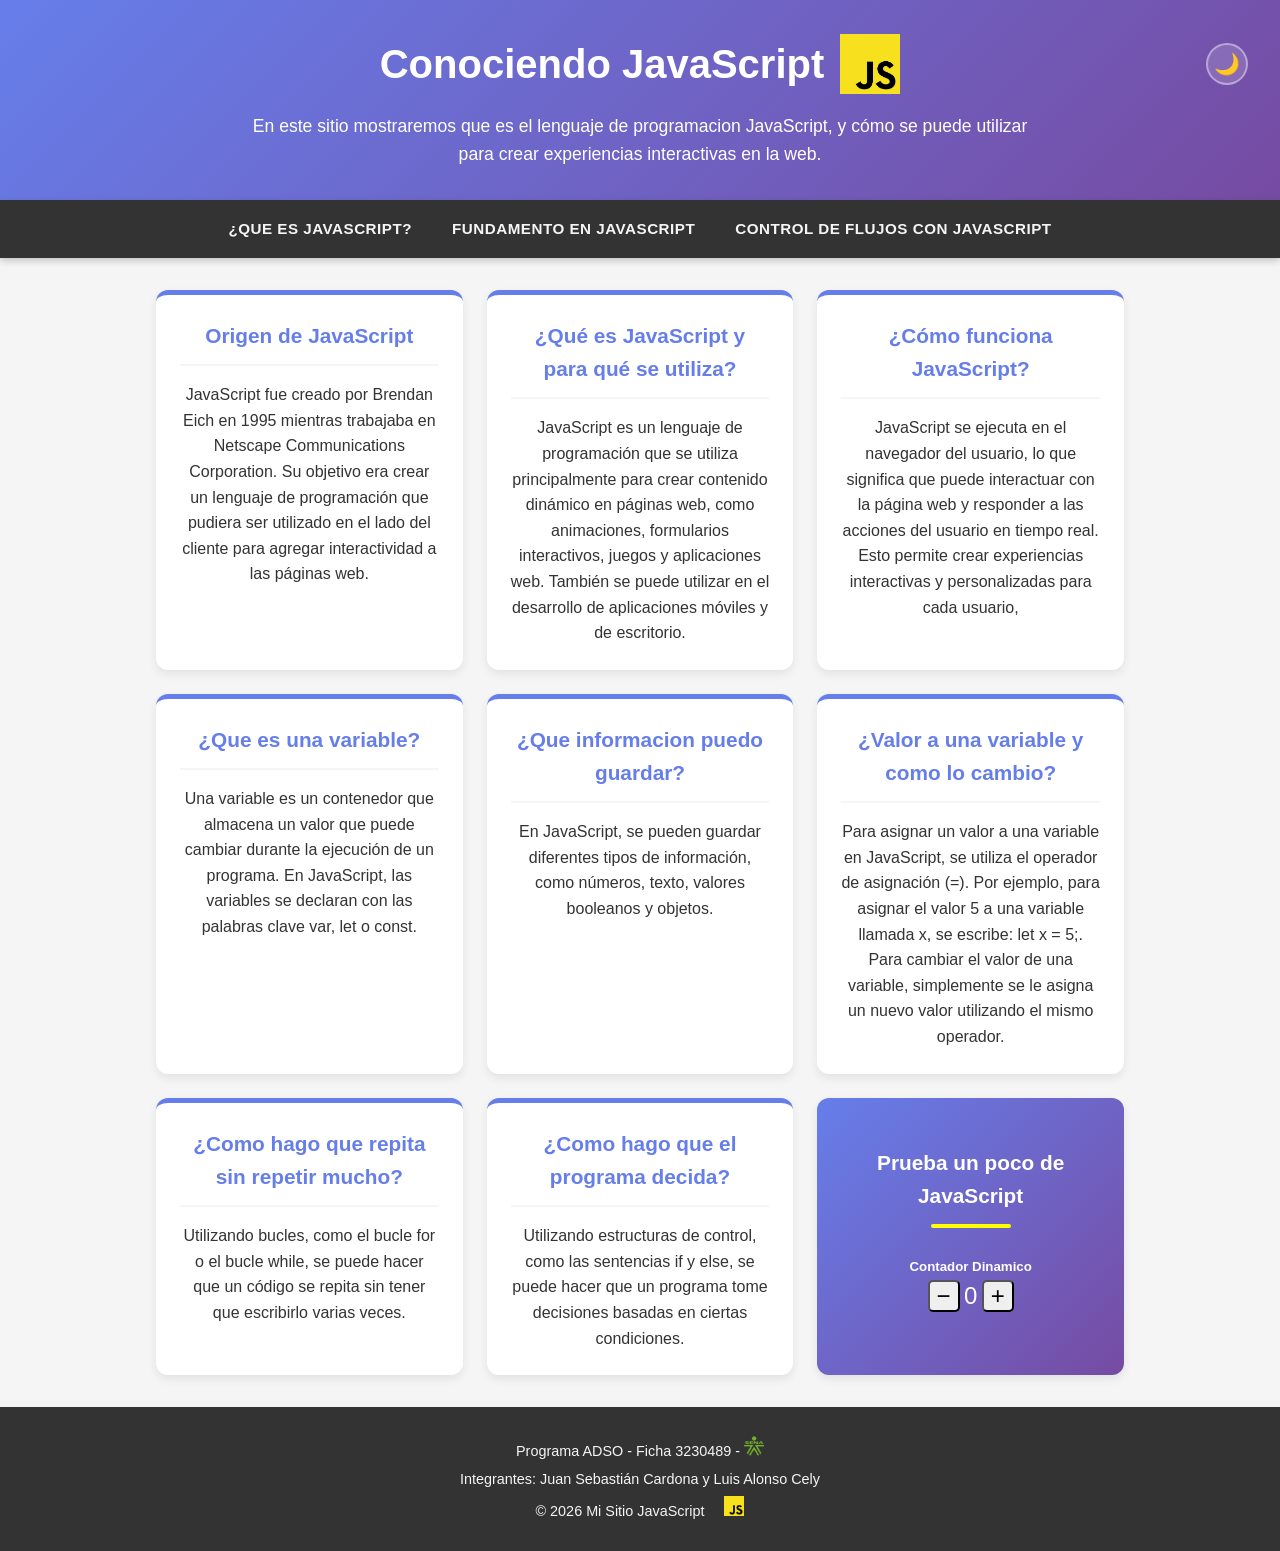
<file: index.html>
<!DOCTYPE html>
<html lang="en">
<head>
    <meta charset="UTF-8">
    <meta name="viewport" content="width=device-width, initial-scale=1.0">
    <link rel="stylesheet" href="css/estilos.css">
    <title>Mi Sitio JavaScript</title>
</head>
<body>
    
    <div class="header-sticky">
        <header class="header">
            <div class="header__brand">
                <h1 class="header__title">Conociendo JavaScript</h1>
                <img src="img/javascript-1.webp" alt="Logo JavaScript" class="header__logo">
                <button id="botonModo" class="modo-btn" aria-label="Cambiar modo claro/oscuro">🌙</button>
            </div>
            <p class="header__text">
                En este sitio mostraremos que es el lenguaje de programacion JavaScript,
                y cómo se puede utilizar para crear experiencias interactivas en la web.
            </p>
        </header>

        <nav class="nav">
            <ul class="nav__list">
                <li class="nav__item"><a href="index.html" class="nav__link">¿Que es JavaScript?</a></li>
                <li class="nav__item"><a href="fundamentos.html" class="nav__link">Fundamento en JavaScript</a></li>
                <li class="nav__item"><a href="control.html" class="nav__link">Control de Flujos con JavaScript</a></li>
            </ul>
        </nav>
    </div>
    
    <main class="main">
        <section class="section">
            <h2 class="section__title">Origen de JavaScript</h2>
            <p>JavaScript fue creado por Brendan Eich en 1995 mientras trabajaba en Netscape Communications Corporation. 
                Su objetivo era crear un lenguaje de programación que pudiera ser utilizado en el lado del cliente 
                para agregar interactividad a las páginas web.</p>
        </section> 

        <section class="section" id="temas">
            <h2 class="section__title">¿Qué es JavaScript y para qué se utiliza?</h2>
            <p class="section__text">JavaScript es un lenguaje de programación que se utiliza principalmente para crear contenido dinámico en páginas web, 
            como animaciones, formularios interactivos, juegos y aplicaciones web. También se puede utilizar en el desarrollo de 
            aplicaciones móviles y de escritorio.</p>
        </section>
            
        <section class="section">   
            <h2 class="section__title">¿Cómo funciona JavaScript?</h2>
            <p class="section__text">JavaScript se ejecuta en el navegador del usuario, lo que significa que puede interactuar con la página web y responder a las acciones del usuario en tiempo real. 
            Esto permite crear experiencias interactivas y personalizadas para cada usuario, </p>
        </section> 

        <section class="section">
            <h2 class="section__title">¿Que es una variable?</h2>
            <p class="section__text">Una variable es un contenedor que almacena un valor que puede cambiar durante la ejecución de un programa. 
                En JavaScript, las variables se declaran con las palabras clave var, let o const.</p>
        </section>

        <section class="section">
            <h2 class="section__title">¿Que informacion puedo guardar?</h2>
            <p class="section__text">En JavaScript, se pueden  guardar diferentes tipos de información, como números, texto, valores booleanos y objetos.</p>
        </section>  

        <section class="section">
            <h2 class="section__title">¿Valor a una variable y como lo cambio?</h2>
            <p class="section__text">Para asignar un valor a una variable en JavaScript, se utiliza el operador de asignación (=). 
                Por ejemplo, para asignar el valor 5 a una variable llamada x, se escribe: let x = 5;. 
                Para cambiar el valor de una variable, simplemente se le asigna un nuevo valor utilizando el mismo operador.</p>
        </section>

        <section class="section">
            <h2 class="section__title">¿Como hago que repita sin repetir mucho?</h2>
            <p class="section__text">Utilizando bucles, como el bucle for o el bucle while, se puede hacer que un código se repita sin tener que escribirlo varias veces.</p>
        </section>

        <section class="section">
            <h2 class="section__title">¿Como hago que el programa decida?</h2>
            <p class="section__text">Utilizando estructuras de control, como las sentencias if y else, se puede hacer que un programa tome decisiones basadas en ciertas condiciones.</p>
        </section>

        <section class="section__principal">
            <h2 class="section__title">Prueba un poco de JavaScript</h2>
            <h5>Contador Dinamico</h5>
            <div class="contador">
                <button id="botonRestar" class="contador__btn" aria-label="Restar uno">−</button>
                <span id="valorContador" class="contador__numero">0</span>
                <button id="botonSumar" class="contador__btn" aria-label="Sumar uno">+</button>
            </div>
        </section>
    </main>

    <footer class="footer">
        <p class="footer__text">Programa ADSO - Ficha 3230489 - <img class="logo-sena" src="img/logo-sena-verde-png.webp" alt="logo del sena"></p>
        <p class="footer__text">Integrantes: Juan Sebastián Cardona y Luis Alonso Cely</p>
        <p class="footer__text">© 2026 Mi Sitio JavaScript <img class="logo-javascript" src="img/javascript-1.webp" alt="logo JavaScript"></p>
    </footer>

    <script src="js/script.js"></script>
</body>
</html>
</file>
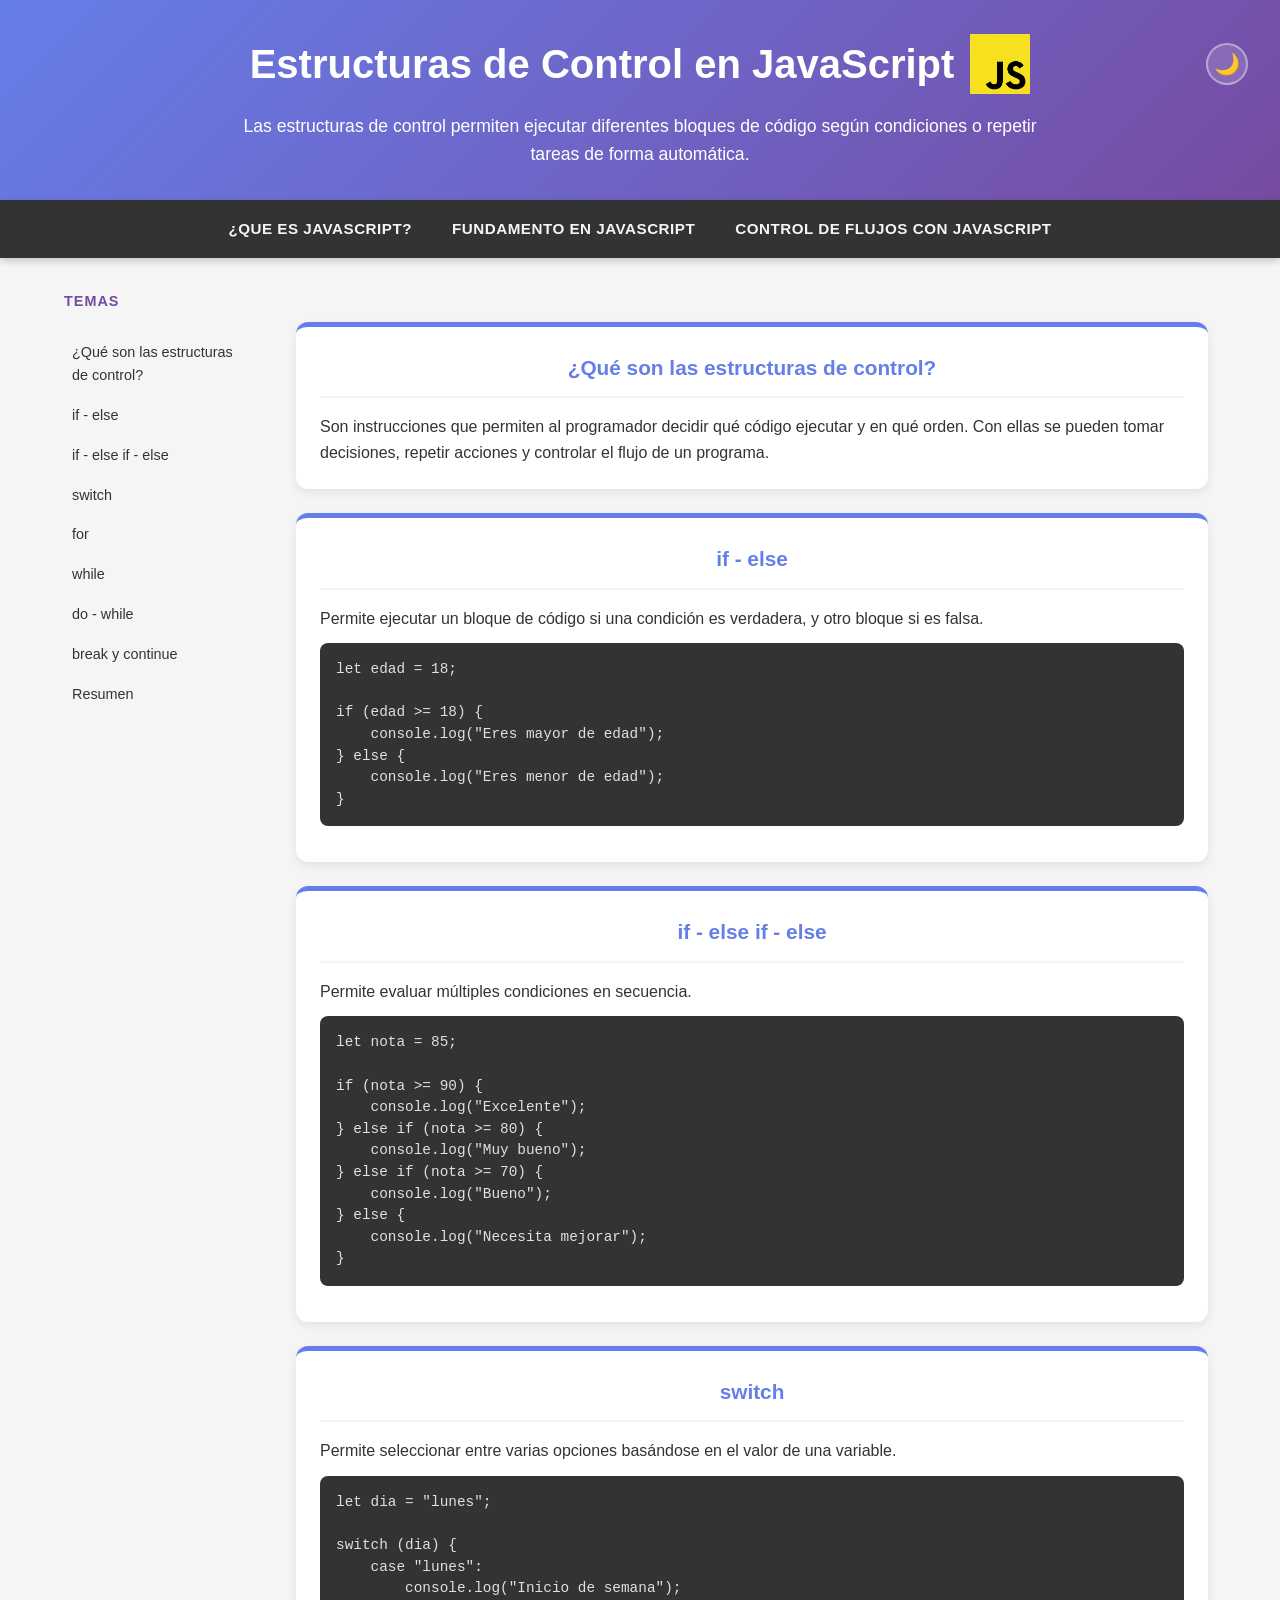
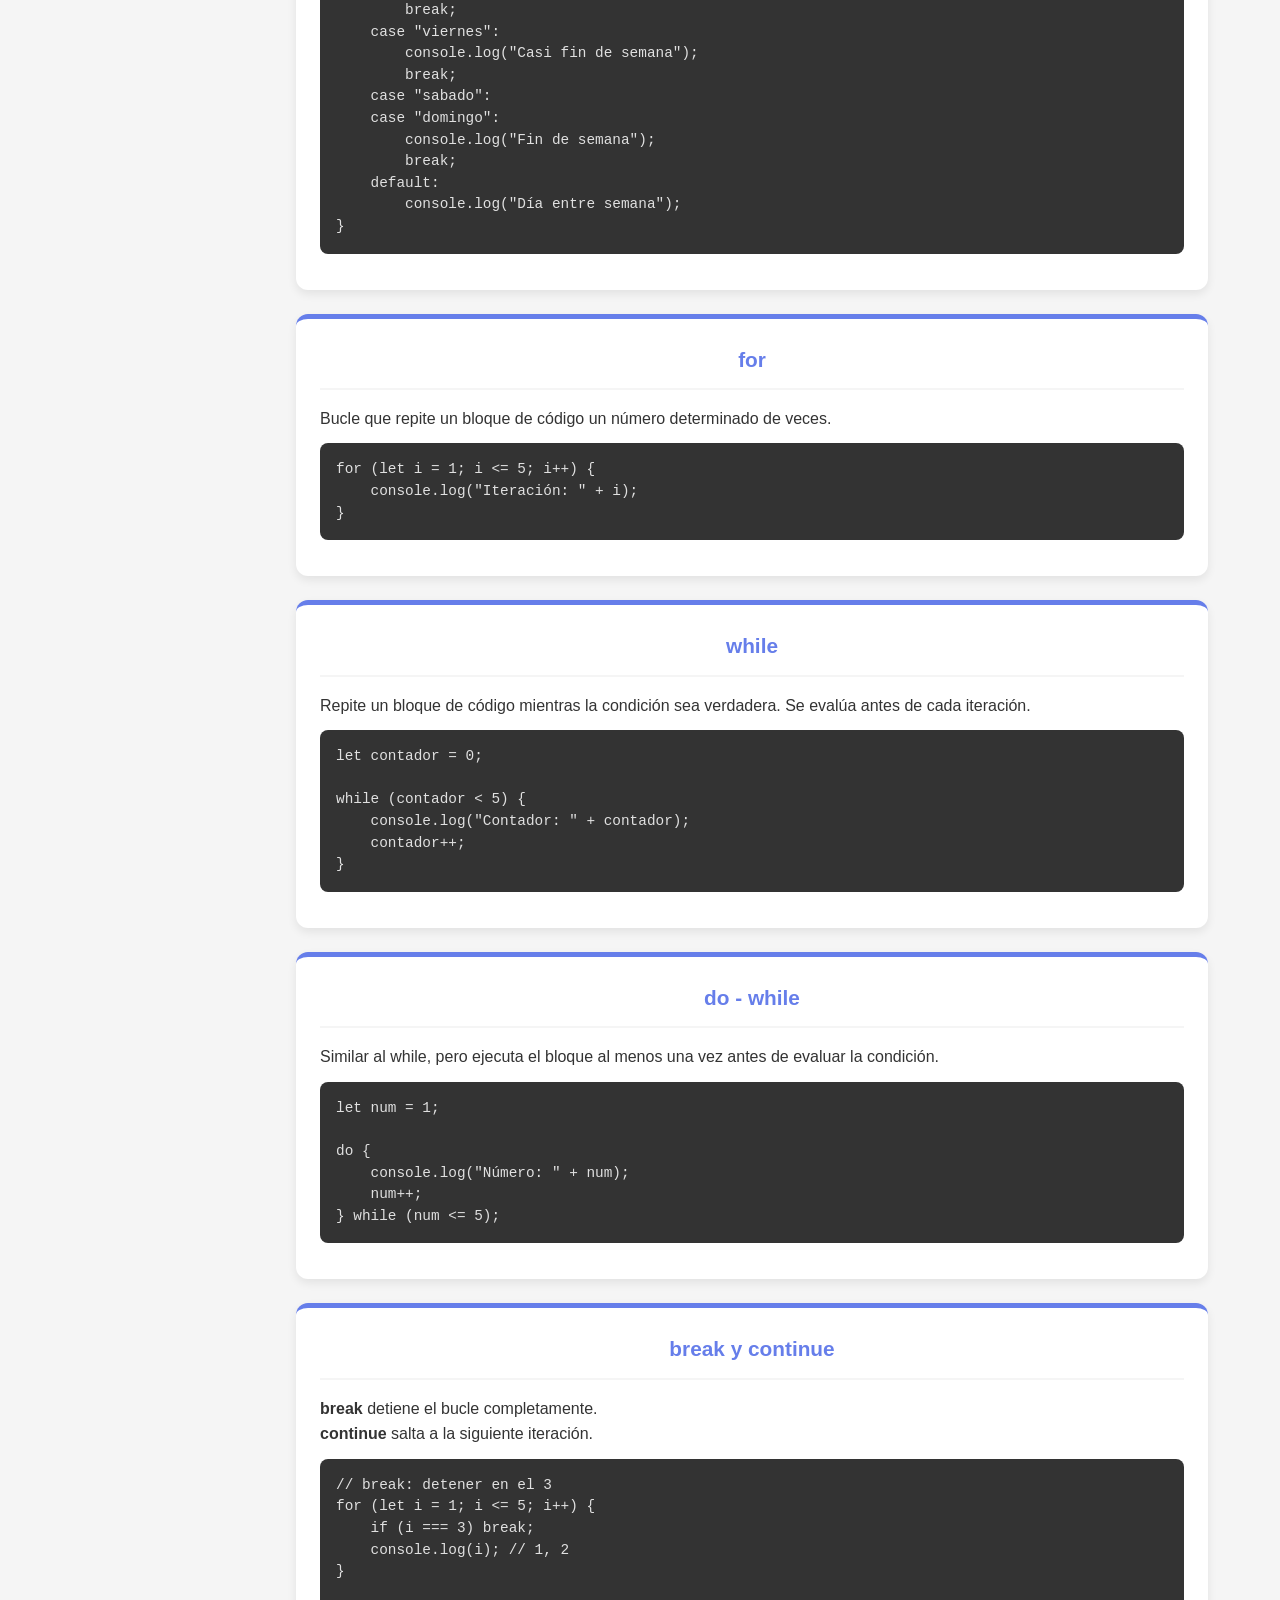
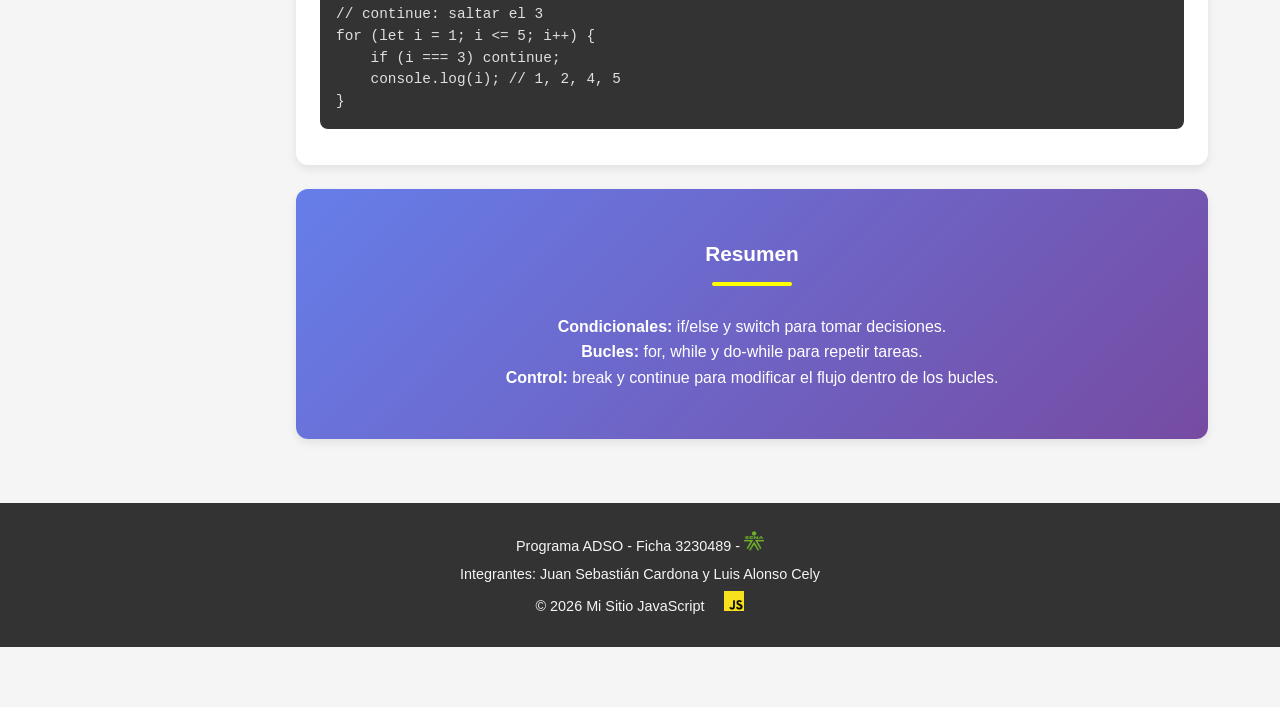
<file: control.html>
<!DOCTYPE html>
<html lang="en">
<head>
    <meta charset="UTF-8">
    <meta name="viewport" content="width=device-width, initial-scale=1.0">
    <link rel="stylesheet" href="css/control.css">
    <title>Mi Sitio JavaScript - Estructuras de Control</title>
</head>
<body>

    <div class="header-sticky">
        <header class="header">
            <div class="header__brand">
                <h1 class="header__title">Estructuras de Control en JavaScript</h1>
                <img src="img/javascript-1.webp" alt="Logo JavaScript" class="header__logo">
                <button id="botonModo" class="modo-btn" aria-label="Cambiar modo claro/oscuro">🌙</button>
            </div>
            <p class="header__text">
                Las estructuras de control permiten ejecutar diferentes bloques de código
                según condiciones o repetir tareas de forma automática.
            </p>
        </header>

        <nav class="nav">
            <ul class="nav__list">
                <li class="nav__item"><a href="index.html" class="nav__link">¿Que es JavaScript?</a></li>
                <li class="nav__item"><a href="fundamentos.html" class="nav__link">Fundamento en JavaScript</a></li>
                <li class="nav__item"><a href="control.html" class="nav__link">Control de Flujos con JavaScript</a></li>
            </ul>
        </nav>
    </div>

    <div class="layout">
        <aside class="sidebar">
            <h2 class="sidebar__title">Temas</h2>
            <nav class="sidebar__nav">
                <a href="#estructuras" class="sidebar__link">¿Qué son las estructuras de control?</a>
                <a href="#if-else" class="sidebar__link">if - else</a>
                <a href="#if-else-if" class="sidebar__link">if - else if - else</a>
                <a href="#switch" class="sidebar__link">switch</a>
                <a href="#for" class="sidebar__link">for</a>
                <a href="#while" class="sidebar__link">while</a>
                <a href="#do-while" class="sidebar__link">do - while</a>
                <a href="#break-continue" class="sidebar__link">break y continue</a>
                <a href="#resumen" class="sidebar__link">Resumen</a>
            </nav>
        </aside>

        <main class="main">
            <section class="section" id="estructuras">
                <h2 class="section__title">¿Qué son las estructuras de control?</h2>
                <p>
                    Son instrucciones que permiten al programador decidir qué código ejecutar
                    y en qué orden. Con ellas se pueden tomar decisiones, repetir acciones
                    y controlar el flujo de un programa.
                </p>
            </section>

            <section class="section" id="if-else">
                <h2 class="section__title">if - else</h2>
                <p>
                    Permite ejecutar un bloque de código si una condición es verdadera,
                    y otro bloque si es falsa.
                </p>
                <pre><code>let edad = 18;

if (edad >= 18) {
    console.log("Eres mayor de edad");
} else {
    console.log("Eres menor de edad");
}</code></pre>
            </section>

            <section class="section" id="if-else-if">
                <h2 class="section__title">if - else if - else</h2>
                <p>
                    Permite evaluar múltiples condiciones en secuencia.
                </p>
                <pre><code>let nota = 85;

if (nota >= 90) {
    console.log("Excelente");
} else if (nota >= 80) {
    console.log("Muy bueno");
} else if (nota >= 70) {
    console.log("Bueno");
} else {
    console.log("Necesita mejorar");
}</code></pre>
            </section>

            <section class="section" id="switch">
                <h2 class="section__title">switch</h2>
                <p>
                    Permite seleccionar entre varias opciones basándose en el valor de una variable.
                </p>
                <pre><code>let dia = "lunes";

switch (dia) {
    case "lunes":
        console.log("Inicio de semana");
        break;
    case "viernes":
        console.log("Casi fin de semana");
        break;
    case "sabado":
    case "domingo":
        console.log("Fin de semana");
        break;
    default:
        console.log("Día entre semana");
}</code></pre>
            </section>

            <section class="section" id="for">
                <h2 class="section__title">for</h2>
                <p>
                    Bucle que repite un bloque de código un número determinado de veces.
                </p>
                <pre><code>for (let i = 1; i <= 5; i++) {
    console.log("Iteración: " + i);
}</code></pre>
            </section>

            <section class="section" id="while">
                <h2 class="section__title">while</h2>
                <p>
                    Repite un bloque de código mientras la condición sea verdadera.
                    Se evalúa antes de cada iteración.
                </p>
                <pre><code>let contador = 0;

while (contador < 5) {
    console.log("Contador: " + contador);
    contador++;
}</code></pre>
            </section>

            <section class="section" id="do-while">
                <h2 class="section__title">do - while</h2>
                <p>
                    Similar al while, pero ejecuta el bloque al menos una vez
                    antes de evaluar la condición.
                </p>
                <pre><code>let num = 1;

do {
    console.log("Número: " + num);
    num++;
} while (num <= 5);</code></pre>
            </section>

            <section class="section" id="break-continue">
                <h2 class="section__title">break y continue</h2>
                <p>
                    <strong>break</strong> detiene el bucle completamente.<br>
                    <strong>continue</strong> salta a la siguiente iteración.
                </p>
                <pre><code>// break: detener en el 3
for (let i = 1; i <= 5; i++) {
    if (i === 3) break;
    console.log(i); // 1, 2
}

// continue: saltar el 3
for (let i = 1; i <= 5; i++) {
    if (i === 3) continue;
    console.log(i); // 1, 2, 4, 5
}</code></pre>
            </section>

            <section class="section__principal" id="resumen">
                <h2 class="section__title">Resumen</h2>
                <p>
                    <strong>Condicionales:</strong> if/else y switch para tomar decisiones.<br>
                    <strong>Bucles:</strong> for, while y do-while para repetir tareas.<br>
                    <strong>Control:</strong> break y continue para modificar el flujo dentro de los bucles.
                </p>
            </section>
        </main>
    </div>

    <footer class="footer">
        <p class="footer__text">Programa ADSO - Ficha 3230489 - <img class="logo-sena" src="img/logo-sena-verde-png.webp" alt="logo del sena"></p>
        <p class="footer__text">Integrantes: Juan Sebastián Cardona y Luis Alonso Cely</p>
        <p class="footer__text">© 2026 Mi Sitio JavaScript <img class="logo-javascript" src="img/javascript-1.webp" alt="logo JavaScript"></p>
    </footer>

    <script>
        const botonModo = document.getElementById('botonModo');
        botonModo.addEventListener('click', () => {
            document.body.classList.toggle('dark');
            botonModo.textContent = document.body.classList.contains('dark') ? '☀️' : '🌙';
        });
    </script>

</body>
</html>
</file>
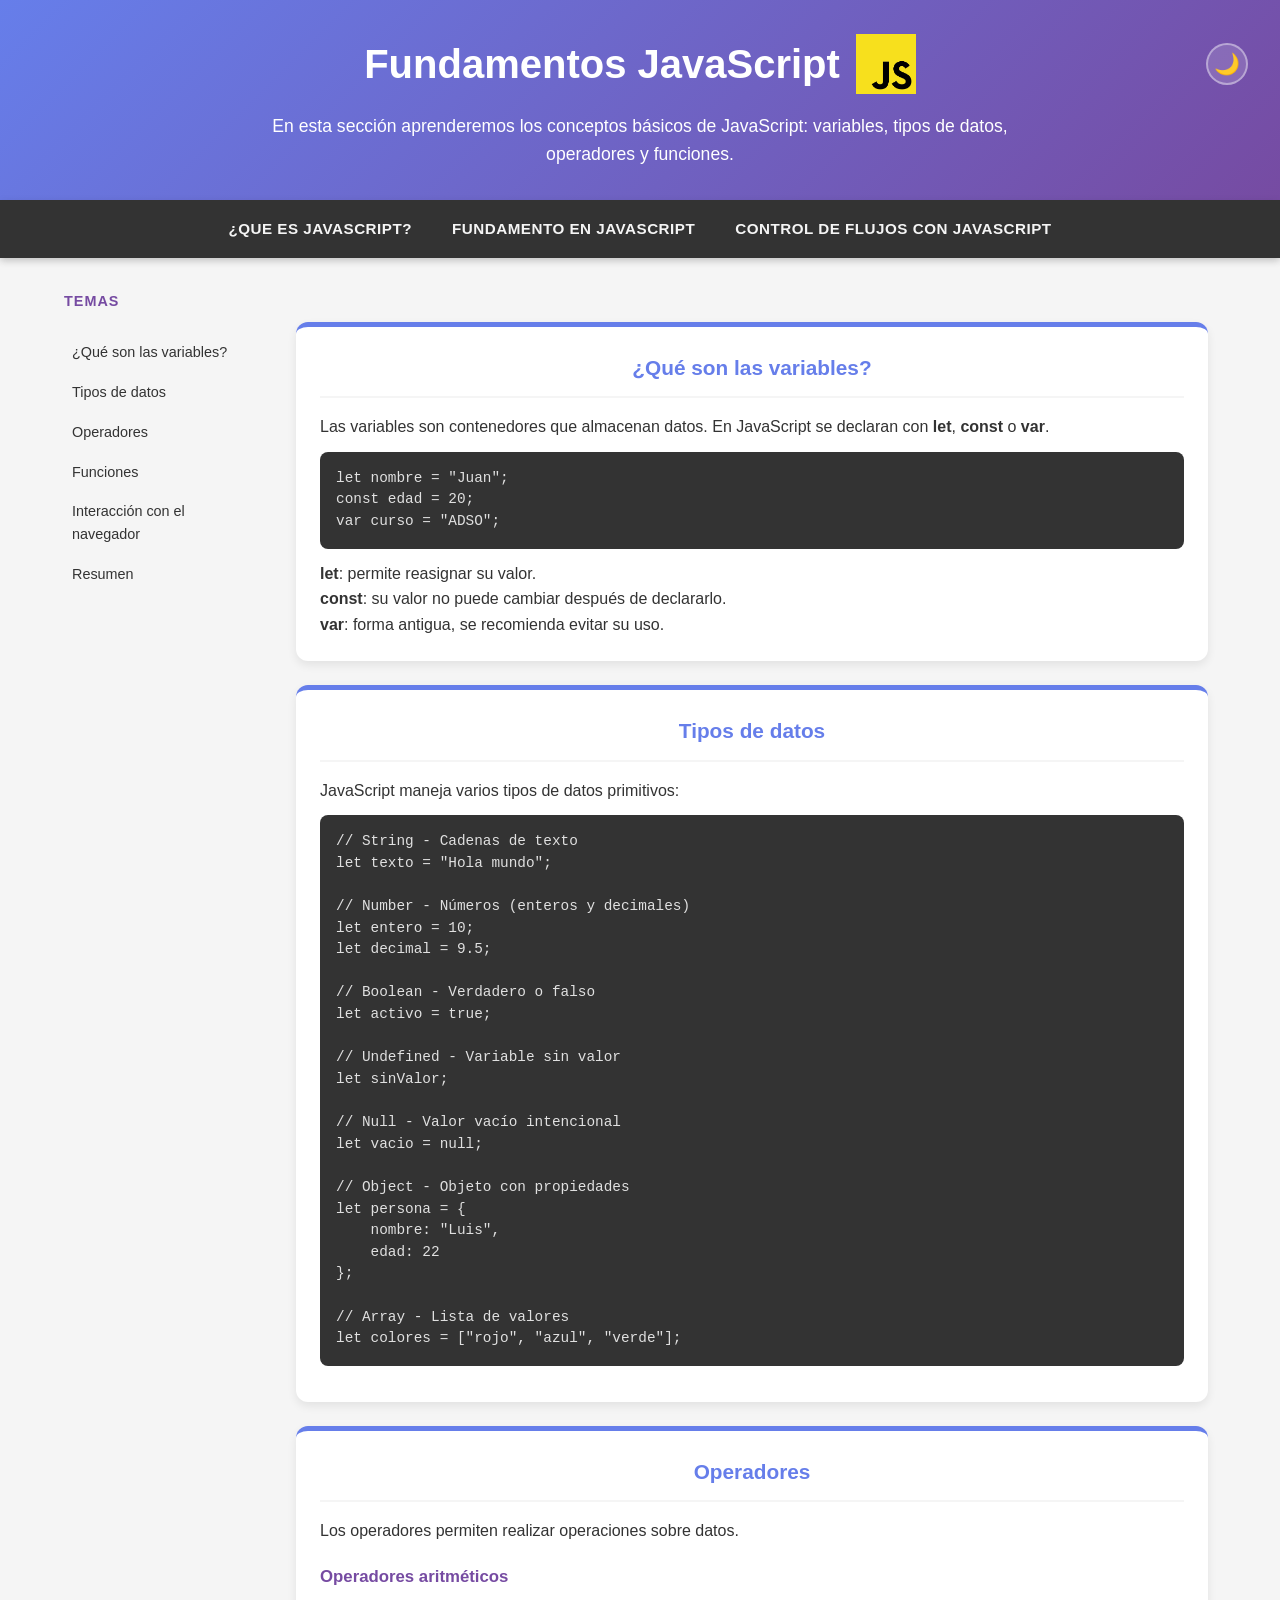
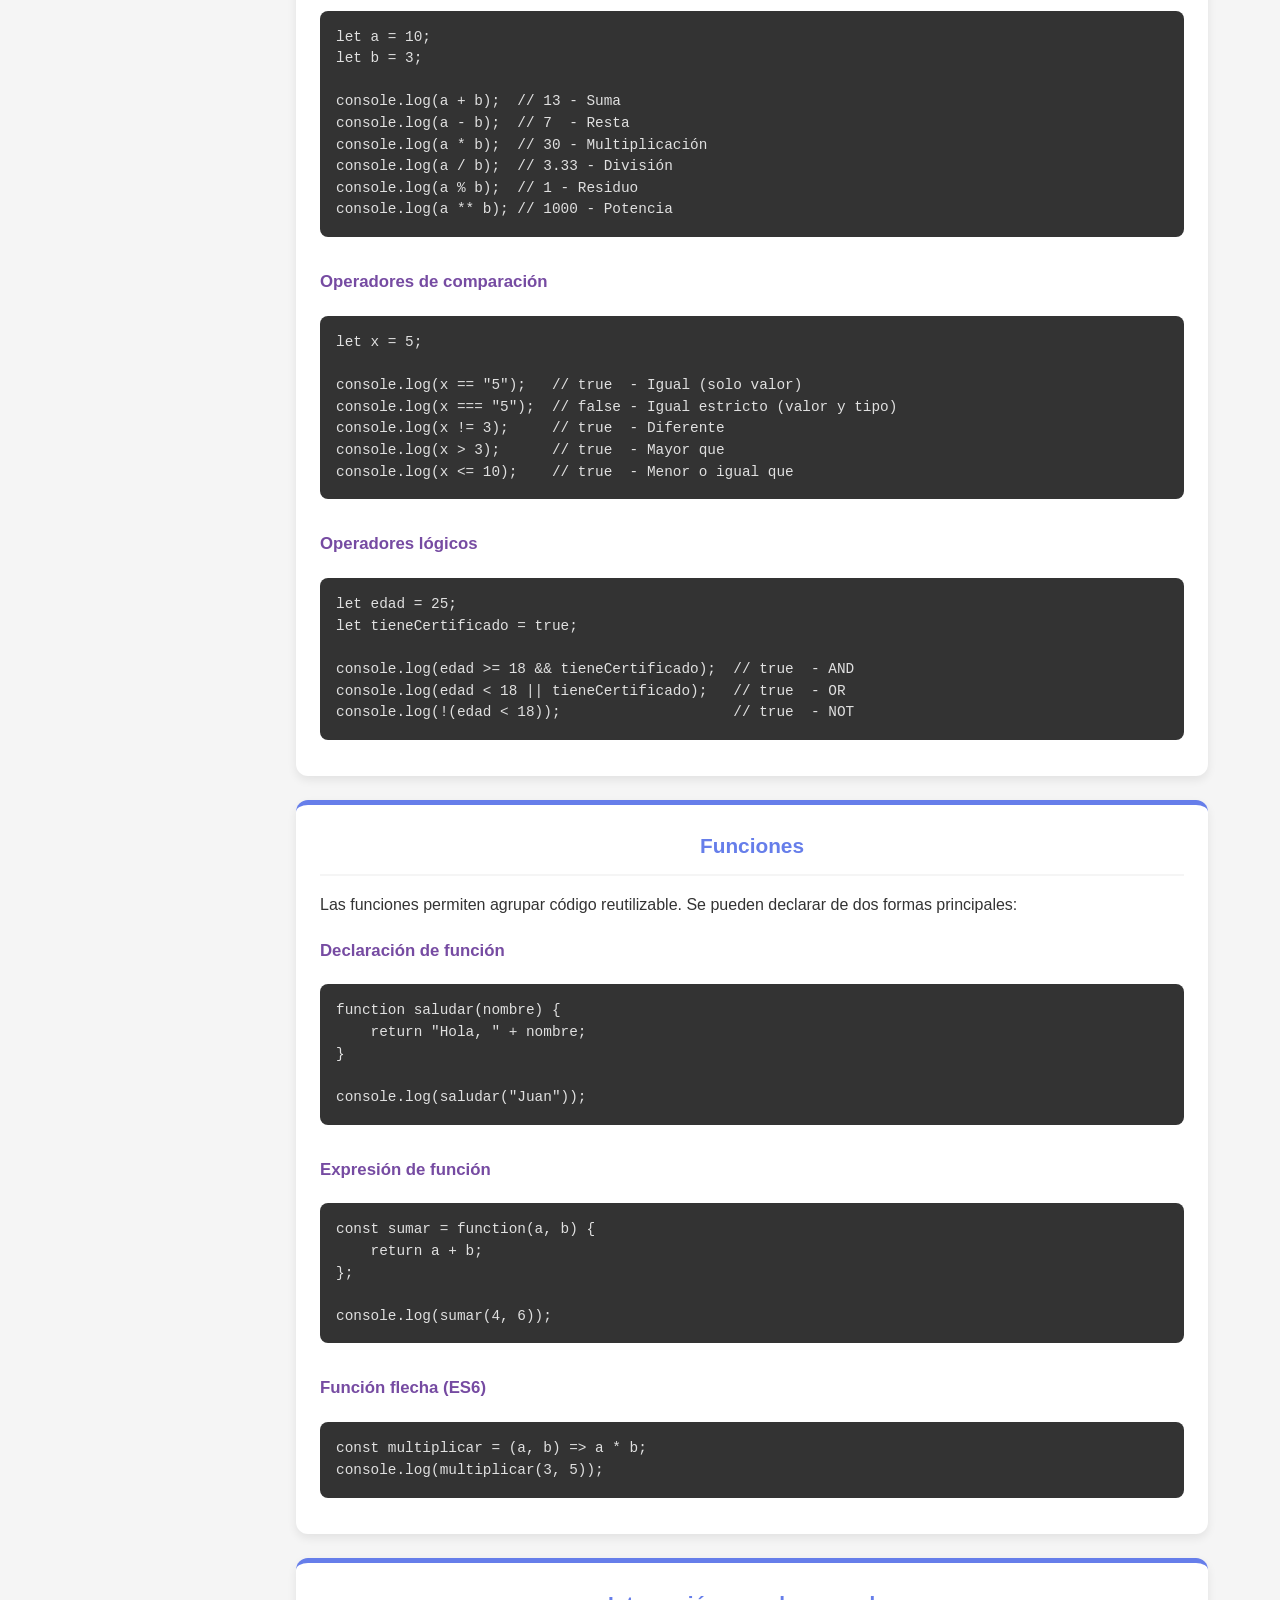
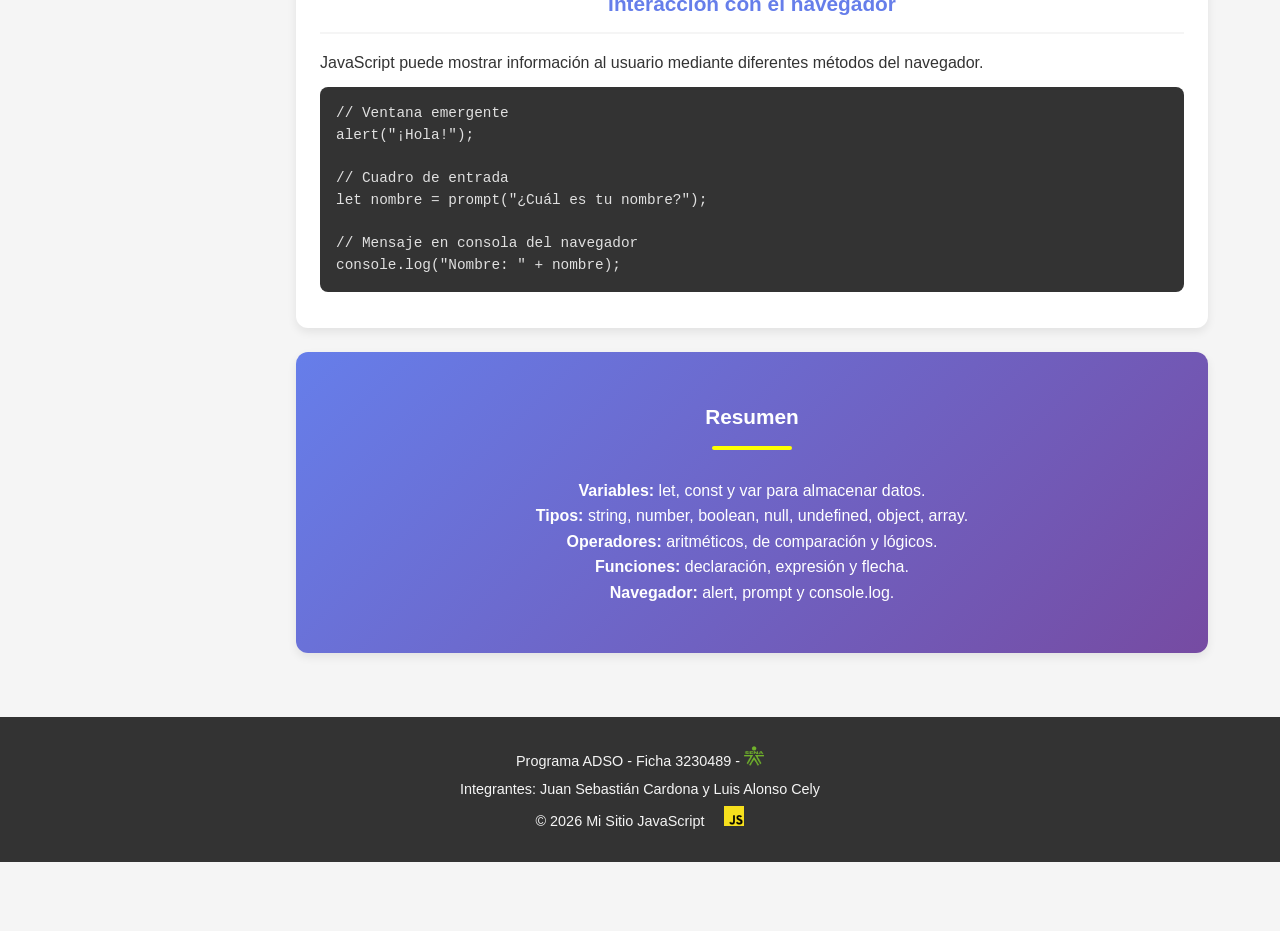
<file: fundamentos.html>
<!DOCTYPE html>
<html lang="en">
<head>
    <meta charset="UTF-8">
    <meta name="viewport" content="width=device-width, initial-scale=1.0">
    <link rel="stylesheet" href="css/fundamentos.css">
    <title>Mi Sitio JavaScript - Fundamentos</title>
</head>
<body>

    <div class="header-sticky">
        <header class="header">
            <div class="header__brand">
                <h1 class="header__title">Fundamentos JavaScript</h1>
                <img src="img/javascript-1.webp" alt="Logo JavaScript" class="header__logo">
                <button id="botonModo" class="modo-btn" aria-label="Cambiar modo claro/oscuro">🌙</button>
            </div>
            <p class="header__text">
                En esta sección aprenderemos los conceptos básicos de JavaScript:
                variables, tipos de datos, operadores y funciones.
            </p>
        </header>

        <nav class="nav">
            <ul class="nav__list">
                <li class="nav__item"><a href="index.html" class="nav__link">¿Que es JavaScript?</a></li>
                <li class="nav__item"><a href="fundamentos.html" class="nav__link">Fundamento en JavaScript</a></li>
                <li class="nav__item"><a href="control.html" class="nav__link">Control de Flujos con JavaScript</a></li>
            </ul>
        </nav>
    </div>

    <div class="layout">
        <aside class="sidebar">
            <h2 class="sidebar__title">Temas</h2>
            <nav class="sidebar__nav">
                <a href="#variables" class="sidebar__link">¿Qué son las variables?</a>
                <a href="#tipos" class="sidebar__link">Tipos de datos</a>
                <a href="#operadores" class="sidebar__link">Operadores</a>
                <a href="#funciones" class="sidebar__link">Funciones</a>
                <a href="#navegador" class="sidebar__link">Interacción con el navegador</a>
                <a href="#resumen" class="sidebar__link">Resumen</a>
            </nav>
        </aside>

        <main class="main">
            <section class="section" id="variables">
                <h2 class="section__title">¿Qué son las variables?</h2>
                <p>
                    Las variables son contenedores que almacenan datos. En JavaScript
                    se declaran con <strong>let</strong>, <strong>const</strong> o <strong>var</strong>.
                </p>
                <pre><code>let nombre = "Juan";
const edad = 20;
var curso = "ADSO";</code></pre>
                <p>
                    <strong>let</strong>: permite reasignar su valor.<br>
                    <strong>const</strong>: su valor no puede cambiar después de declararlo.<br>
                    <strong>var</strong>: forma antigua, se recomienda evitar su uso.
                </p>
            </section>

            <section class="section" id="tipos">
                <h2 class="section__title">Tipos de datos</h2>
                <p>
                    JavaScript maneja varios tipos de datos primitivos:
                </p>
                <pre><code>// String - Cadenas de texto
let texto = "Hola mundo";

// Number - Números (enteros y decimales)
let entero = 10;
let decimal = 9.5;

// Boolean - Verdadero o falso
let activo = true;

// Undefined - Variable sin valor
let sinValor;

// Null - Valor vacío intencional
let vacio = null;

// Object - Objeto con propiedades
let persona = {
    nombre: "Luis",
    edad: 22
};

// Array - Lista de valores
let colores = ["rojo", "azul", "verde"];</code></pre>
            </section>

            <section class="section" id="operadores">
                <h2 class="section__title">Operadores</h2>
                <p>
                    Los operadores permiten realizar operaciones sobre datos.
                </p>

                <h3>Operadores aritméticos</h3>
                <pre><code>let a = 10;
let b = 3;

console.log(a + b);  // 13 - Suma
console.log(a - b);  // 7  - Resta
console.log(a * b);  // 30 - Multiplicación
console.log(a / b);  // 3.33 - División
console.log(a % b);  // 1 - Residuo
console.log(a ** b); // 1000 - Potencia</code></pre>

                <h3>Operadores de comparación</h3>
                <pre><code>let x = 5;

console.log(x == "5");   // true  - Igual (solo valor)
console.log(x === "5");  // false - Igual estricto (valor y tipo)
console.log(x != 3);     // true  - Diferente
console.log(x > 3);      // true  - Mayor que
console.log(x <= 10);    // true  - Menor o igual que</code></pre>

                <h3>Operadores lógicos</h3>
                <pre><code>let edad = 25;
let tieneCertificado = true;

console.log(edad >= 18 && tieneCertificado);  // true  - AND
console.log(edad < 18 || tieneCertificado);   // true  - OR
console.log(!(edad < 18));                    // true  - NOT</code></pre>
            </section>

            <section class="section" id="funciones">
                <h2 class="section__title">Funciones</h2>
                <p>
                    Las funciones permiten agrupar código reutilizable.
                    Se pueden declarar de dos formas principales:
                </p>

                <h3>Declaración de función</h3>
                <pre><code>function saludar(nombre) {
    return "Hola, " + nombre;
}

console.log(saludar("Juan"));</code></pre>

                <h3>Expresión de función</h3>
                <pre><code>const sumar = function(a, b) {
    return a + b;
};

console.log(sumar(4, 6));</code></pre>

                <h3>Función flecha (ES6)</h3>
                <pre><code>const multiplicar = (a, b) => a * b;
console.log(multiplicar(3, 5));</code></pre>
            </section>

            <section class="section" id="navegador">
                <h2 class="section__title">Interacción con el navegador</h2>
                <p>
                    JavaScript puede mostrar información al usuario mediante
                    diferentes métodos del navegador.
                </p>
                <pre><code>// Ventana emergente
alert("¡Hola!");

// Cuadro de entrada
let nombre = prompt("¿Cuál es tu nombre?");

// Mensaje en consola del navegador
console.log("Nombre: " + nombre);</code></pre>
            </section>

            <section class="section__principal" id="resumen">
                <h2 class="section__title">Resumen</h2>
                <p>
                    <strong>Variables:</strong> let, const y var para almacenar datos.<br>
                    <strong>Tipos:</strong> string, number, boolean, null, undefined, object, array.<br>
                    <strong>Operadores:</strong> aritméticos, de comparación y lógicos.<br>
                    <strong>Funciones:</strong> declaración, expresión y flecha.<br>
                    <strong>Navegador:</strong> alert, prompt y console.log.
                </p>
            </section>
        </main>
    </div>

    <footer class="footer">
        <p class="footer__text">Programa ADSO - Ficha 3230489 - <img class="logo-sena" src="img/logo-sena-verde-png.webp" alt="logo del sena"></p>
        <p class="footer__text">Integrantes: Juan Sebastián Cardona y Luis Alonso Cely</p>
        <p class="footer__text">© 2026 Mi Sitio JavaScript <img class="logo-javascript" src="img/javascript-1.webp" alt="logo JavaScript"></p>
    </footer>

    <script>
        const botonModo = document.getElementById('botonModo');
        botonModo.addEventListener('click', () => {
            document.body.classList.toggle('dark');
            botonModo.textContent = document.body.classList.contains('dark') ? '☀️' : '🌙';
        });
    </script>

</body>
</html>
</file>
<file: css/estilos.css>
:root {
    --color-primary: #667eea;
    --color-secondary: #764ba2;
    --color-dark: #333;
    --color-light: #f5f5f5;
    --color-white: #ffffff;
    --color-text: #333333;
    --color-yellow: yellow;
}

body.dark {
    --color-dark: #111;
    --color-light: #1e1e1e;
    --color-white: #2a2a2a;
    --color-text: #e0e0e0;
}

* {
    margin: 0;
    padding: 0;
    box-sizing: border-box;
}

body {
    font-family: 'Segoe UI', Tahoma, Geneva, Verdana, sans-serif;
    line-height: 1.6;
    color: var(--color-text);
    background-color: var(--color-light);
}

.header-sticky {
    position: sticky;
    top: 0;
    z-index: 100;
    box-shadow: 0 2px 8px rgba(0, 0, 0, 0.15);
}

.header {
    background: linear-gradient(135deg, var(--color-primary) 0%, var(--color-secondary) 100%);
    color: var(--color-white);
    padding: 2rem;
    text-align: center;
    position: sticky;
    top: 0;
    z-index: 100;
}

.header__brand {
    display: flex;
    align-items: center;
    justify-content: center;
    gap: 1rem;
    margin-bottom: 1rem;
    position: relative;
}

.header__title {
    font-size: 2.5rem;
    margin: 0;
}

.header__logo {
    width: 60px;
    height: auto;
}

.modo-btn {
    position: absolute;
    right: 0;
    background: rgba(255, 255, 255, 0.15);
    border: 2px solid rgba(255, 255, 255, 0.4);
    color: var(--color-white);
    font-size: 1.3rem;
    width: 42px;
    height: 42px;
    border-radius: 50%;
    cursor: pointer;
    display: flex;
    align-items: center;
    justify-content: center;
    transition: background 0.3s, transform 0.3s;
}

.contador__btn, .contador__numero {
    width: 2rem;
    height: 2rem;
    font-size: 1.5rem;
    border-radius: 5px;
}


.modo-btn:hover {
    background: rgba(255, 255, 255, 0.3);
    transform: scale(1.1);
}

.header__text {
    font-size: 1.1rem;
    max-width: 800px;
    margin: 0 auto;
}

.logo-javascript {
    width: 20px;
    margin-left: 1rem;
}

.logo-sena {
    width: 20px;
}

.nav {
    background-color: var(--color-dark);
    padding: 1rem 2rem;
    box-shadow: 0 2px 8px rgba(0, 0, 0, 0.1);
    position: sticky;
    z-index: 100;
}

.nav__list {
    list-style: none;
    display: flex;
    justify-content: center;
    gap: 2.5rem;
}

.nav__item {
    position: relative;
}

.nav__link {
    color: #f5f5f5;
    text-decoration: none;
    font-weight: 600;
    font-size: 0.95rem;
    letter-spacing: 0.5px;
    text-transform: uppercase;
    padding: 0.5rem 0;
    transition: color 0.3s;
}

.nav__link::after {
    content: '';
    position: absolute;
    bottom: 0;
    left: 0;
    width: 0;
    height: 2px;
    background-color: var(--color-yellow);
    transition: width 0.3s;
}

.nav__link:hover {
    color: var(--color-primary);
}

.nav__link:hover::after {
    width: 100%;
}

.main {
    max-width: 1000px;
    margin: 2rem auto;
    padding: 0 1rem;
    display: grid;
    grid-template-columns: repeat(3, 1fr);
    gap: 1.5rem;
    align-items: stretch;
}

.section {
    background: var(--color-white);
    text-align: center;
    padding: 1.5rem;
    border-radius: 12px;
    border-top: 5px solid var(--color-primary);
    box-shadow: 0 4px 10px rgba(0, 0, 0, 0.08);
    display: flex;
    flex-direction: column;
    transition: transform 0.3s ease, box-shadow 0.3s ease;
}

.section:hover {
    transform: translateY(-6px);
    box-shadow: 0 12px 24px rgba(102, 126, 234, 0.25);
    border-top-color: var(--color-secondary);
}

.section__title {
    color: var(--color-primary);
    margin-bottom: 1rem;
    font-size: 1.3rem;
    text-align: center;
    padding-bottom: 0.75rem;
    border-bottom: 2px solid var(--color-light);
    transition: color 0.3s ease;
}

.section:hover .section__title {
    color: var(--color-secondary);
}

.section__principal {
    background: linear-gradient(135deg, var(--color-primary) 0%, var(--color-secondary) 100%);
    color: var(--color-white);
    text-align: center;
    padding: 3rem;
    border-radius: 12px;
    border-top: none;
    box-shadow: 0 4px 10px rgba(0, 0, 0, 0.08);
    transition: transform 0.3s ease, box-shadow 0.3s ease;
}

.section__principal .section__title {
    color: var(--color-white);
    border-bottom: none;
}

.section__principal .section__title::after {
    content: '';
    display: block;
    width: 80px;
    height: 4px;
    background: var(--color-yellow);
    margin: 0.75rem auto 0;
    border-radius: 2px;
}

.footer {
    background-color: var(--color-dark);
    color: #f5f5f5;
    text-align: center;
    padding: 1.5rem;
    margin-top: 2rem;
}

.footer__text {
    margin: 0.3rem 0;
    font-size: 0.9rem;
}

@media (max-width: 768px) {
    .main {
        grid-template-columns: 1fr;
    }
}
</file>
<file: css/control.css>
@import url("fundamentos.css");
</file>
<file: css/fundamentos.css>
@import url("estilos.css");

.layout {
    display: flex;
    align-items: flex-start;
    gap: 1.5rem;
    max-width: 1200px;
    margin: 2rem auto;
    padding: 0 1rem;
}

.sidebar {
    flex: 0 0 200px;
    align-self: flex-start;
    position: sticky;
    top: 17rem;
    padding: 0 0.5rem;
}

.sidebar__title {
    color: var(--color-secondary);
    font-size: 0.9rem;
    text-transform: uppercase;
    letter-spacing: 1px;
    margin-bottom: 0.75rem;
    padding-bottom: 0.5rem;
    border-bottom: 1px solid var(--color-light);
}

.sidebar__nav {
    display: flex;
    flex-direction: column;
    gap: 0.15rem;
}

.sidebar__link {
    display: block;
    padding: 0.45rem 0.5rem;
    color: var(--color-text);
    text-decoration: none;
    border-radius: 6px;
    font-size: 0.9rem;
    transition: background 0.3s, color 0.3s;
}

.sidebar__link:hover {
    background: var(--color-light);
    color: var(--color-primary);
}

.main {
    flex: 1;
    min-width: 0;
    display: flex;
    flex-direction: column;
    gap: 1.5rem;
}

.section,
.section__principal {
    scroll-margin-top: 18rem;
}

.section h3 {
    color: var(--color-secondary);
    margin: 1.25rem 0 0.5rem;
    font-size: 1.05rem;
    text-align: left;
}

.section p {
    text-align: left;
}

.section pre {
    background: var(--color-dark);
    color: #e0e0e0;
    text-align: left;
    border-radius: 8px;
    padding: 1rem;
    margin: 0.75rem 0;
    overflow-x: auto;
    font-size: 0.9rem;
    line-height: 1.5;
}

.section pre code {
    font-family: 'Consolas', 'Courier New', monospace;
}

html {
    scroll-behavior: smooth;
}

@media (max-width: 900px) {
    .layout {
        flex-direction: column;
    }

    .sidebar {
        position: static;
        flex: none;
        width: 100%;
    }

    .sidebar__nav {
        flex-direction: row;
        flex-wrap: wrap;
    }

    .sidebar__link {
        flex: 1 1 auto;
        text-align: center;
    }

    .main {
        width: 100%;
    }

    .section,
    .section__principal {
        scroll-margin-top: 30rem;
    }
}
</file>
